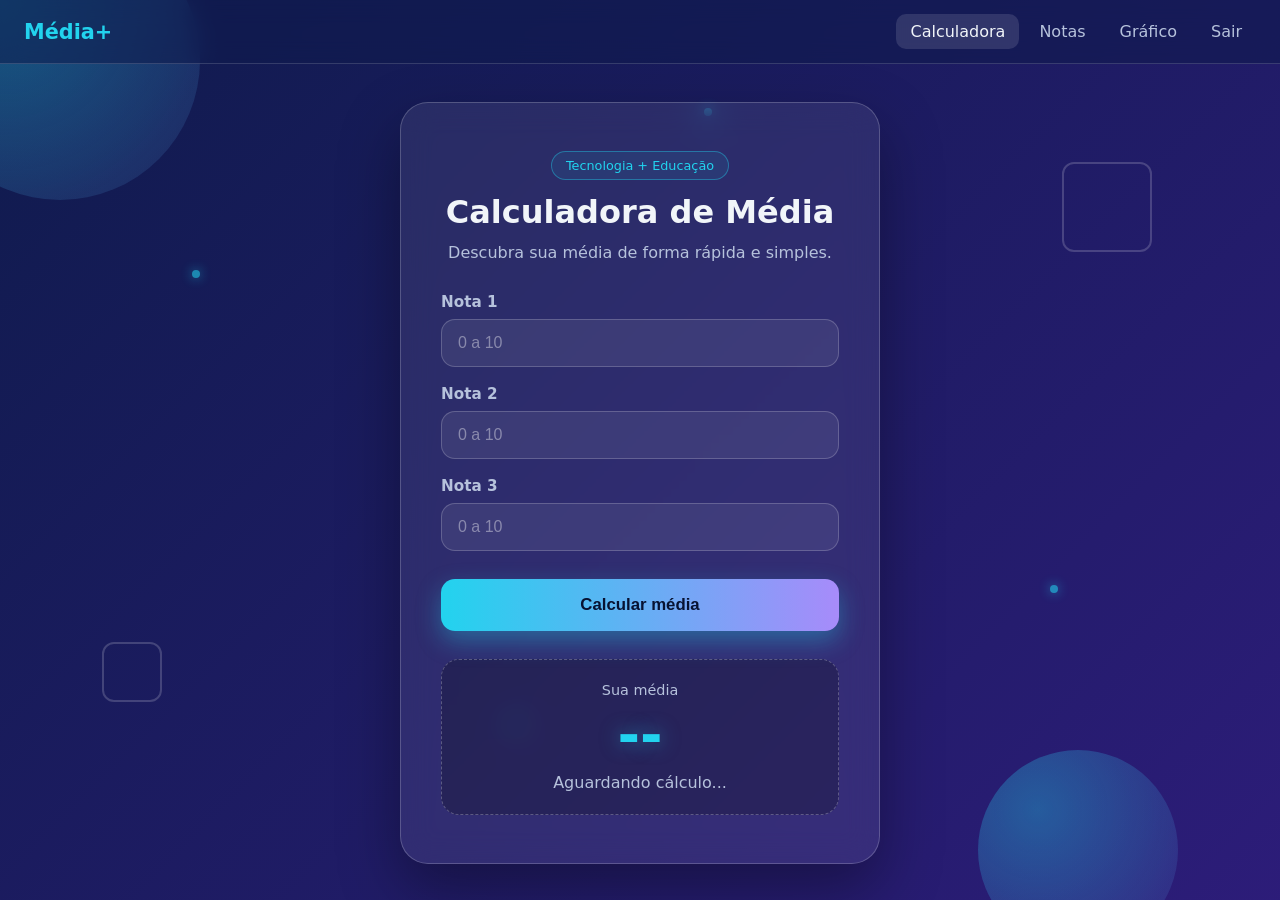
<file: index.html>
<!doctype html>
<html lang="pt-BR">
  <head>
    <meta charset="UTF-8" />
    <meta name="viewport" content="width=device-width, initial-scale=1.0" />
    <title>Calculadora de Média</title>
    <link rel="stylesheet" href="style.css" />
    <link rel="stylesheet" href="paginas.css" />
  </head>
  <body>
    <!-- FUNDO DECORATIVO (só CSS, sem JavaScript) -->
    <div class="fundo" aria-hidden="true">
      <span class="forma circulo circulo-1"></span>
      <span class="forma circulo circulo-2"></span>
      <span class="forma quadrado quadrado-1"></span>
      <span class="forma quadrado quadrado-2"></span>
      <span class="forma particula particula-1"></span>
      <span class="forma particula particula-2"></span>
      <span class="forma particula particula-3"></span>
      <span class="forma particula particula-4"></span>
    </div>

    <nav class="menu">
      <a href="index.html" class="menu-logo">Média+</a>
      <div class="menu-links">
        <a href="index.html" class="ativo">Calculadora</a>
        <a href="notas.html">Notas</a>
        <a href="grafico.html">Gráfico</a>
        <a href="login.html" id="btnSair">Sair</a>
      </div>
    </nav>

    <!-- CONTEÚDO PRINCIPAL -->
    <main class="container">
      <section class="card">
        <header class="cabecalho">
          <span class="selo">Tecnologia + Educação</span>
          <h1 class="titulo">Calculadora de Média</h1>
          <p class="subtitulo">Descubra sua média de forma rápida e simples.</p>
        </header>

        <div class="formulario">
          <div class="campo">
            <label for="nota1">Nota 1</label>
            <input
              type="number"
              id="nota1"
              class="input-nota"
              placeholder="0 a 10"
              min="0"
              max="10"
              step="0.1"
            />
          </div>

          <div class="campo">
            <label for="nota2">Nota 2</label>
            <input
              type="number"
              id="nota2"
              class="input-nota"
              placeholder="0 a 10"
              min="0"
              max="10"
              step="0.1"
            />
          </div>

          <div class="campo">
            <label for="nota3">Nota 3</label>
            <input
              type="number"
              id="nota3"
              class="input-nota"
              placeholder="0 a 10"
              min="0"
              max="10"
              step="0.1"
            />
          </div>

          <button type="button" id="btnCalcular" class="botao">
            Calcular média
          </button>
        </div>

        <!-- RESULTADO -->
        <div id="resultado" class="resultado">
          <span class="resultado-label">Sua média</span>
          <strong id="media" class="resultado-numero">--</strong>
          <span id="situacao" class="resultado-situacao"
            >Aguardando cálculo...</span
          >
        </div>
      </section>
    </main>

    <!-- Seu JavaScript entra aqui depois: -->
    <!-- <script src="js/script.js"></script> -->
  </body>
</html>
</file>
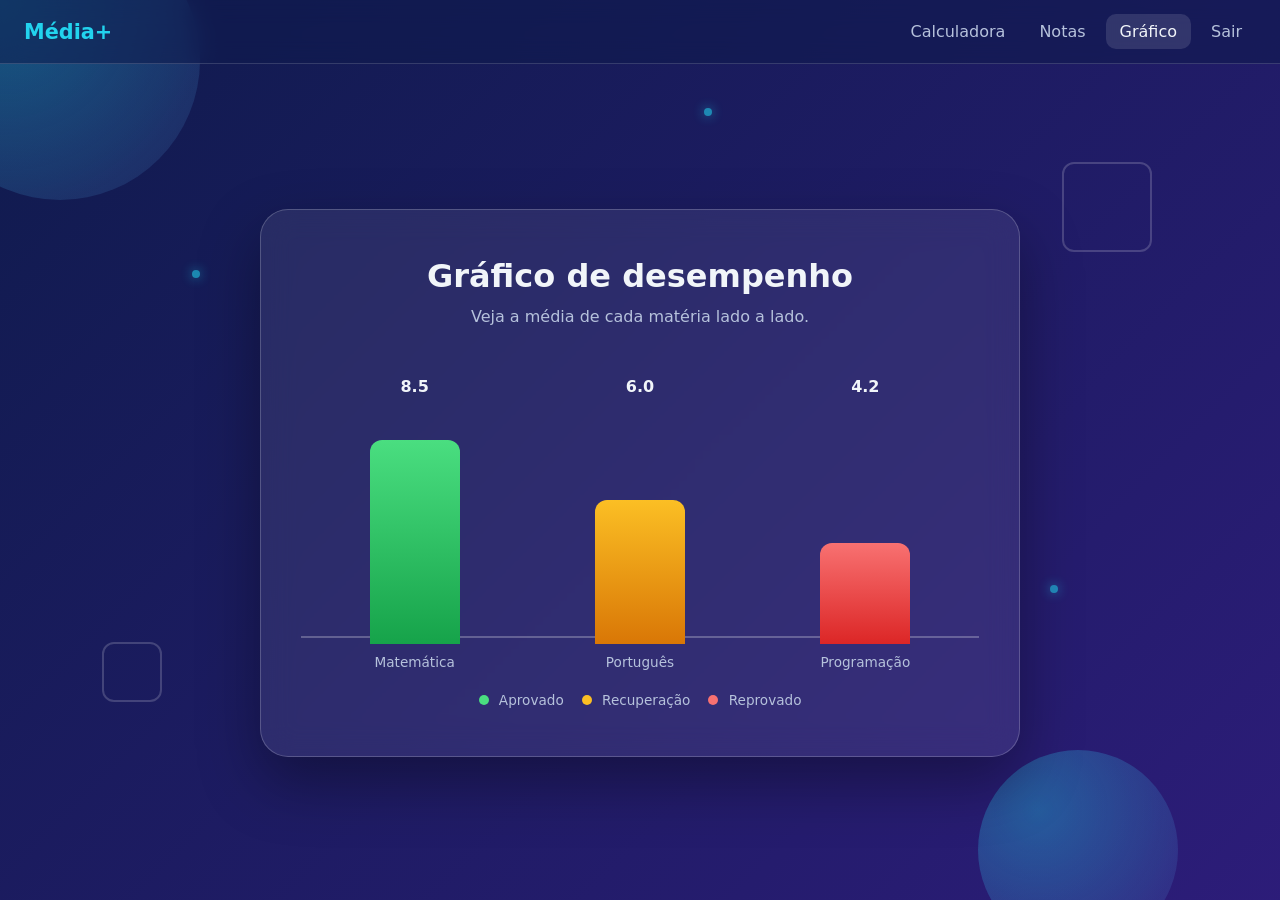
<file: grafico.html>
<!doctype html>
<html lang="pt-BR">
  <head>
    <meta charset="UTF-8" />
    <meta name="viewport" content="width=device-width, initial-scale=1.0" />
    <title>Gráfico - Média+</title>
    <link rel="stylesheet" href="style.css" />
    <link rel="stylesheet" href="paginas.css" />
  </head>
  <body>
    <div class="fundo" aria-hidden="true">
      <span class="forma circulo circulo-1"></span>
      <span class="forma circulo circulo-2"></span>
      <span class="forma quadrado quadrado-1"></span>
      <span class="forma quadrado quadrado-2"></span>
      <span class="forma particula particula-1"></span>
      <span class="forma particula particula-2"></span>
      <span class="forma particula particula-3"></span>
    </div>
    <nav class="menu">
      <a href="index.html" class="menu-logo">Média+</a>
      <div class="menu-links">
        <a href="index.html">Calculadora</a>
        <a href="notas.html">Notas</a>
        <a href="grafico.html" class="ativo">Gráfico</a>
        <a href="login.html" id="btnSair">Sair</a>
      </div>
    </nav>

    <main class="container">
      <section class="card card-largo">
        <header class="cabecalho">
          <h1 class="titulo">Gráfico de desempenho</h1>
          <p class="subtitulo">Veja a média de cada matéria lado a lado.</p>
        </header>

        <!-- A altura de cada barra vem da variável --valor (de 0 a 10).
                 No JS: barra.style.setProperty("--valor", 7.5) -->
        <div id="grafico" class="grafico">
          <div class="coluna">
            <span class="coluna-valor">8.5</span>
            <div class="barra-area">
              <div class="barra aprovado" style="--valor: 8.5"></div>
            </div>
            <span class="coluna-nome">Matemática</span>
          </div>

          <div class="coluna">
            <span class="coluna-valor">6.0</span>
            <div class="barra-area">
              <div class="barra recuperacao" style="--valor: 6"></div>
            </div>
            <span class="coluna-nome">Português</span>
          </div>

          <div class="coluna">
            <span class="coluna-valor">4.2</span>
            <div class="barra-area">
              <div class="barra reprovado" style="--valor: 4.2"></div>
            </div>
            <span class="coluna-nome">Programação</span>
          </div>
        </div>

        <div class="legenda">
          <span><i class="bolinha aprovado"></i> Aprovado</span>
          <span><i class="bolinha recuperacao"></i> Recuperação</span>
          <span><i class="bolinha reprovado"></i> Reprovado</span>
        </div>
      </section>
    </main>
  </body>
</html>
</file>
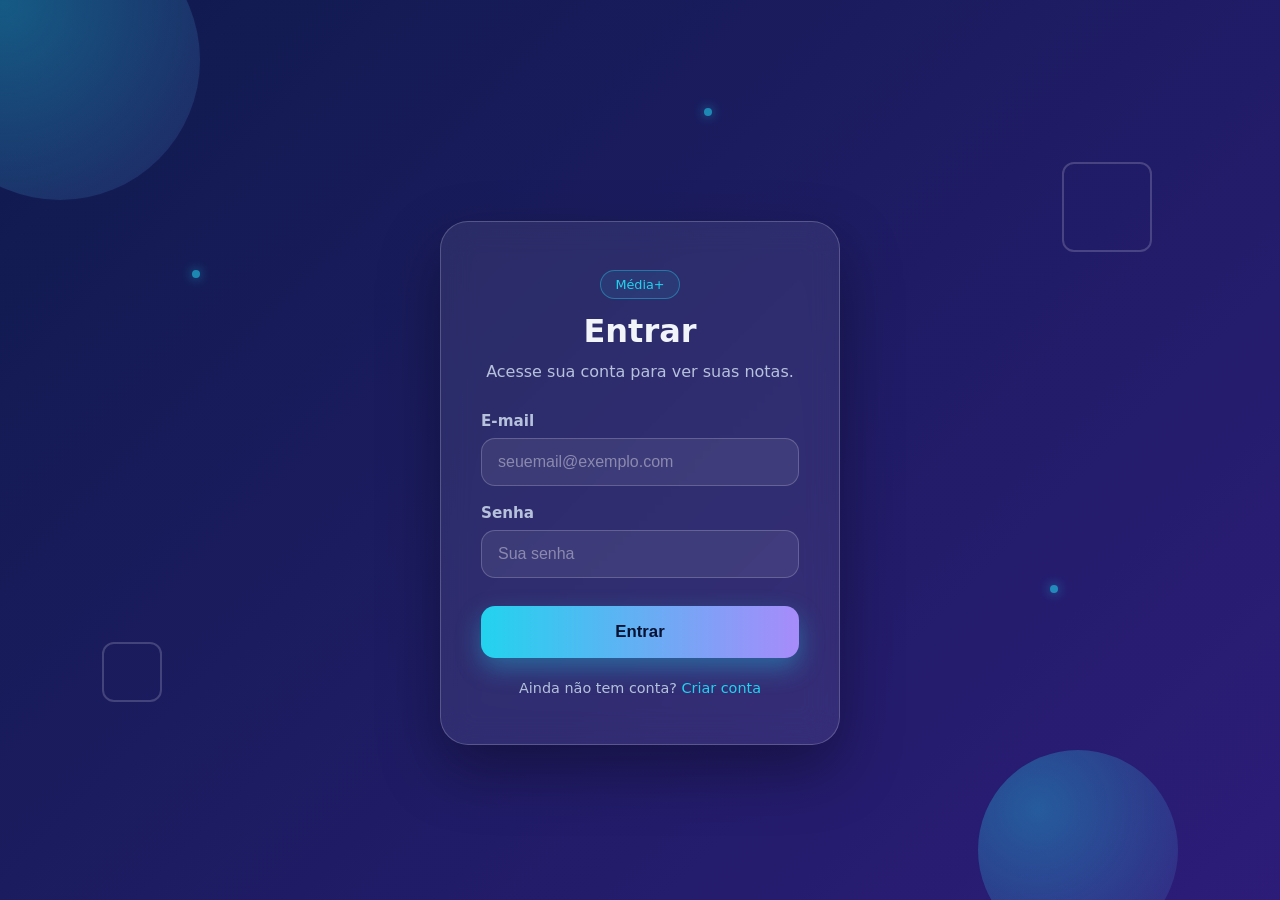
<file: login.html>
<!doctype html>
<html lang="pt-BR">
  <head>
    <meta charset="UTF-8" />
    <meta name="viewport" content="width=device-width, initial-scale=1.0" />
    <title>Login - Média+</title>
    <link rel="stylesheet" href="style.css" />
    <link rel="stylesheet" href="paginas.css" />
  </head>
  <body>
    <div class="fundo" aria-hidden="true">
      <span class="forma circulo circulo-1"></span>
      <span class="forma circulo circulo-2"></span>
      <span class="forma quadrado quadrado-1"></span>
      <span class="forma quadrado quadrado-2"></span>
      <span class="forma particula particula-1"></span>
      <span class="forma particula particula-2"></span>
      <span class="forma particula particula-3"></span>
    </div>

    <main class="container">
      <section class="card card-login">
        <header class="cabecalho">
          <span class="selo">Média+</span>
          <h1 class="titulo">Entrar</h1>
          <p class="subtitulo">Acesse sua conta para ver suas notas.</p>
        </header>

        <div class="formulario">
          <div class="campo">
            <label for="email">E-mail</label>
            <input
              type="email"
              id="email"
              class="input-nota"
              placeholder="seuemail@exemplo.com"
            />
          </div>

          <div class="campo">
            <label for="senha">Senha</label>
            <input
              type="password"
              id="senha"
              class="input-nota"
              placeholder="Sua senha"
            />
          </div>

          <p id="mensagemErro" class="mensagem-erro">
            E-mail ou senha incorretos.
          </p>
          <a href="index.html">
            <button type="button" class="botao">Entrar</button>
          </a>
        </div>

        <p class="link-rodape">
          Ainda não tem conta? <a href="#" id="linkCadastro">Criar conta</a>
        </p>
      </section>
    </main>
  </body>
</html>
</file>
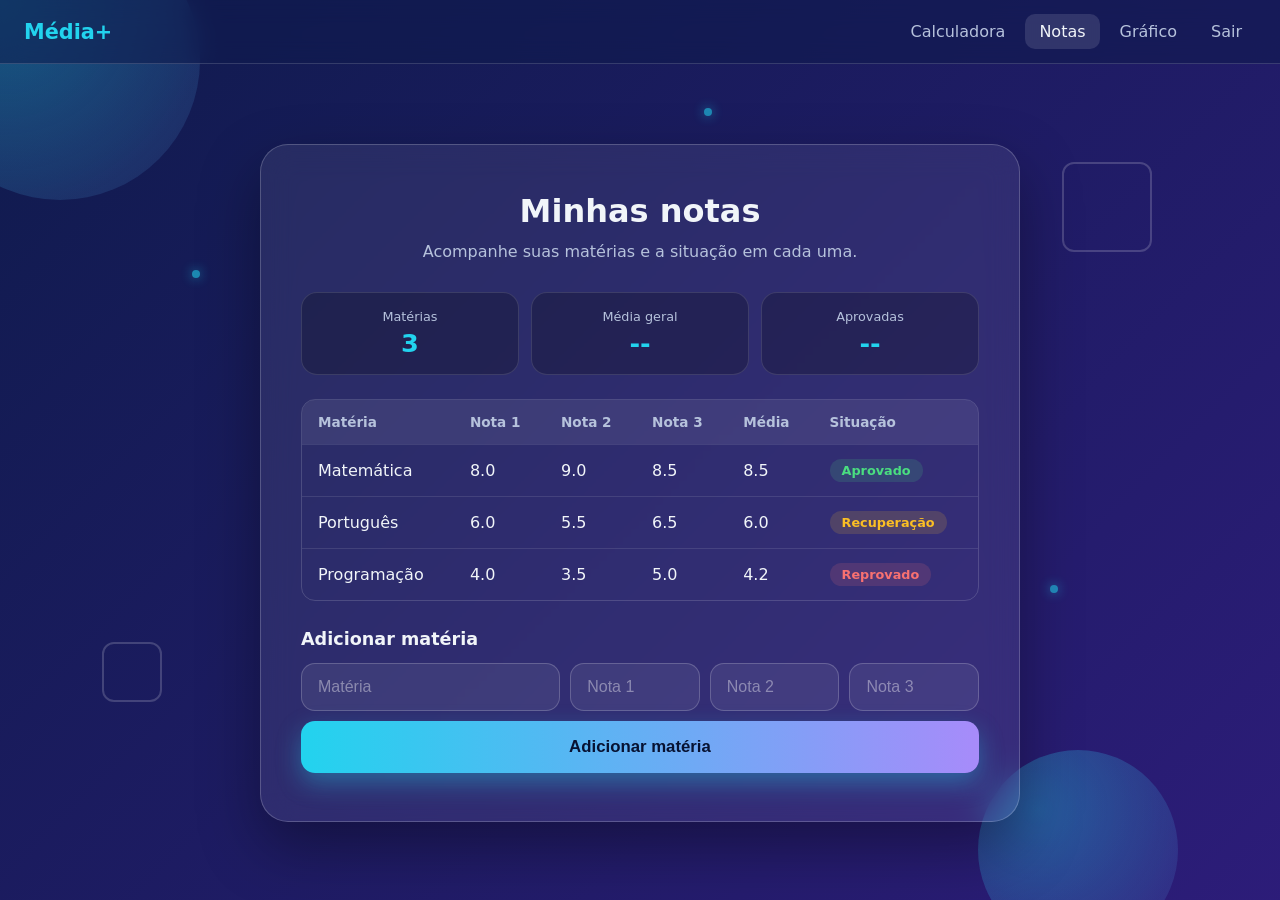
<file: notas.html>
<!doctype html>
<html lang="pt-BR">
  <head>
    <meta charset="UTF-8" />
    <meta name="viewport" content="width=device-width, initial-scale=1.0" />
    <title>Notas - Média+</title>
    <link rel="stylesheet" href="style.css" />
    <link rel="stylesheet" href="paginas.css" />
  </head>
  <body>
    <div class="fundo" aria-hidden="true">
      <span class="forma circulo circulo-1"></span>
      <span class="forma circulo circulo-2"></span>
      <span class="forma quadrado quadrado-1"></span>
      <span class="forma quadrado quadrado-2"></span>
      <span class="forma particula particula-1"></span>
      <span class="forma particula particula-2"></span>
      <span class="forma particula particula-3"></span>
    </div>
    <nav class="menu">
      <a href="index.html" class="menu-logo">Média+</a>
      <div class="menu-links">
        <a href="index.html">Calculadora</a>
        <a href="notas.html" class="ativo">Notas</a>
        <a href="grafico.html">Gráfico</a>
        <a href="login.html" id="btnSair">Sair</a>
      </div>
    </nav>

    <main class="container">
      <section class="card card-largo">
        <header class="cabecalho">
          <h1 class="titulo">Minhas notas</h1>
          <p class="subtitulo">
            Acompanhe suas matérias e a situação em cada uma.
          </p>
        </header>

        <!-- Resumo -->
        <div class="resumo">
          <div class="resumo-item">
            <span class="resumo-label">Matérias</span>
            <strong id="totalMaterias">3</strong>
          </div>
          <div class="resumo-item">
            <span class="resumo-label">Média geral</span>
            <strong id="mediaGeral">--</strong>
          </div>
          <div class="resumo-item">
            <span class="resumo-label">Aprovadas</span>
            <strong id="totalAprovadas">--</strong>
          </div>
        </div>

        <!-- Tabela (role para o lado no celular) -->
        <div class="tabela-wrapper">
          <table class="tabela">
            <thead>
              <tr>
                <th>Matéria</th>
                <th>Nota 1</th>
                <th>Nota 2</th>
                <th>Nota 3</th>
                <th>Média</th>
                <th>Situação</th>
              </tr>
            </thead>
            <!-- Seu JS pode criar as linhas aqui dentro -->
            <tbody id="tabelaNotas">
              <tr>
                <td>Matemática</td>
                <td>8.0</td>
                <td>9.0</td>
                <td>8.5</td>
                <td>8.5</td>
                <td><span class="tag aprovado">Aprovado</span></td>
              </tr>
              <tr>
                <td>Português</td>
                <td>6.0</td>
                <td>5.5</td>
                <td>6.5</td>
                <td>6.0</td>
                <td><span class="tag recuperacao">Recuperação</span></td>
              </tr>
              <tr>
                <td>Programação</td>
                <td>4.0</td>
                <td>3.5</td>
                <td>5.0</td>
                <td>4.2</td>
                <td><span class="tag reprovado">Reprovado</span></td>
              </tr>
            </tbody>
          </table>
        </div>

        <!-- Adicionar matéria -->
        <h2 class="subtitulo-secao">Adicionar matéria</h2>
        <div class="form-linha">
          <input
            type="text"
            id="novaMateria"
            class="input-nota"
            placeholder="Matéria"
          />
          <input
            type="number"
            id="novaNota1"
            class="input-nota"
            placeholder="Nota 1"
            min="0"
            max="10"
            step="0.1"
          />
          <input
            type="number"
            id="novaNota2"
            class="input-nota"
            placeholder="Nota 2"
            min="0"
            max="10"
            step="0.1"
          />
          <input
            type="number"
            id="novaNota3"
            class="input-nota"
            placeholder="Nota 3"
            min="0"
            max="10"
            step="0.1"
          />
        </div>
        <button type="button" id="btnAdicionar" class="botao">
          Adicionar matéria
        </button>
      </section>
    </main>
  </body>
</html>
</file>
<file: style.css>
/* =====================================================
   CALCULADORA DE MÉDIA - style.css
   Organização:
   1. Variáveis (cores)   2. Reset e corpo
   3. Fundo animado       4. Card
   5. Inputs              6. Botão
   7. Resultado           8. Responsividade
   ===================================================== */

/* 1. VARIÁVEIS: mude as cores aqui e o site inteiro muda */
:root {
    --fundo-1: #0f1b4d;
    --fundo-2: #3b1d8f;
    --fundo-3: #0e7490;
    --destaque: #22d3ee;
    --destaque-2: #a78bfa;
    --texto: #f1f5f9;
    --texto-suave: #b6c2dc;
}

/* 2. RESET E CORPO */
* {
    margin: 0;
    padding: 0;
    box-sizing: border-box;
}

body {
    min-height: 100vh;
    font-family: "Segoe UI", system-ui, -apple-system, Arial, sans-serif;
    color: var(--texto);
    background: linear-gradient(135deg, var(--fundo-1), var(--fundo-2), var(--fundo-3));
    background-size: 300% 300%;
    animation: gradienteMovendo 18s ease infinite;
    overflow-x: hidden;
}

/* 3. FUNDO ANIMADO */
.fundo {
    position: fixed;
    inset: 0;
    z-index: 0;
    overflow: hidden;
    pointer-events: none;
}

.forma {
    position: absolute;
    display: block;
}

.circulo {
    border-radius: 50%;
    background: radial-gradient(circle at 30% 30%, rgba(34, 211, 238, 0.35), rgba(167, 139, 250, 0.08));
}
.circulo-1 { width: 280px; height: 280px; top: -80px; left: -80px; animation: flutuar 12s ease-in-out infinite; }
.circulo-2 { width: 200px; height: 200px; bottom: -50px; right: 8%; animation: flutuar 15s ease-in-out infinite reverse; }

.quadrado {
    border: 2px solid rgba(255, 255, 255, 0.18);
    border-radius: 12px;
}
.quadrado-1 { width: 90px; height: 90px; top: 18%; right: 10%; animation: girar 25s linear infinite; }
.quadrado-2 { width: 60px; height: 60px; bottom: 22%; left: 8%; animation: girar 20s linear infinite reverse; }

.particula {
    width: 8px;
    height: 8px;
    border-radius: 50%;
    background: var(--destaque);
    box-shadow: 0 0 12px var(--destaque);
    opacity: 0.6;
}
.particula-1 { top: 30%; left: 15%; animation: flutuar 7s ease-in-out infinite; }
.particula-2 { top: 65%; left: 82%; animation: flutuar 9s ease-in-out infinite 1s; }
.particula-3 { top: 12%; left: 55%; animation: flutuar 8s ease-in-out infinite 2s; }
.particula-4 { top: 80%; left: 40%; animation: flutuar 10s ease-in-out infinite 0.5s; }

/* 4. CARD (glassmorphism discreto) */
.container {
    position: relative;
    z-index: 1;
    min-height: 100vh;
    display: flex;
    align-items: center;
    justify-content: center;
    padding: 24px 16px;
}

.card {
    width: 100%;
    max-width: 440px;
    padding: 40px 32px;
    border-radius: 28px;
    background: rgba(255, 255, 255, 0.08);
    border: 1px solid rgba(255, 255, 255, 0.2);
    backdrop-filter: blur(16px);
    -webkit-backdrop-filter: blur(16px);
    box-shadow: 0 25px 60px rgba(0, 0, 0, 0.35);
    animation: aparecer 0.9s ease-out both;
}

.cabecalho {
    text-align: center;
    margin-bottom: 28px;
}

.selo {
    display: inline-block;
    padding: 6px 14px;
    margin-bottom: 14px;
    font-size: 0.8rem;
    color: var(--destaque);
    border: 1px solid rgba(34, 211, 238, 0.4);
    border-radius: 999px;
    background: rgba(34, 211, 238, 0.08);
}

.titulo {
    font-size: 2rem;
    line-height: 1.15;
    margin-bottom: 10px;
}

.subtitulo {
    color: var(--texto-suave);
    line-height: 1.5;
}

/* 5. INPUTS */
.campo {
    margin-bottom: 18px;
}

.campo label {
    display: block;
    margin-bottom: 8px;
    font-size: 0.95rem;
    font-weight: 600;
    color: var(--texto-suave);
}

.input-nota {
    width: 100%;
    padding: 14px 16px;
    font-size: 1rem;
    color: var(--texto);
    background: rgba(255, 255, 255, 0.07);
    border: 1.5px solid rgba(255, 255, 255, 0.2);
    border-radius: 14px;
    outline: none;
    transition: border-color 0.3s, box-shadow 0.3s, background 0.3s, transform 0.3s;
}

.input-nota::placeholder {
    color: rgba(255, 255, 255, 0.4);
}

.input-nota:hover {
    border-color: rgba(34, 211, 238, 0.6);
}

/* Quando o usuário clica no input */
.input-nota:focus {
    border-color: var(--destaque);
    background: rgba(255, 255, 255, 0.12);
    box-shadow: 0 0 0 4px rgba(34, 211, 238, 0.18), 0 0 20px rgba(34, 211, 238, 0.3);
    transform: translateY(-2px);
    animation: brilhoInput 1.8s ease-in-out infinite;
}

/* 6. BOTÃO */
.botao {
    position: relative;
    overflow: hidden;
    width: 100%;
    margin-top: 10px;
    padding: 16px;
    font-size: 1.05rem;
    font-weight: 700;
    color: #071232;
    cursor: pointer;
    border: none;
    border-radius: 14px;
    background: linear-gradient(90deg, var(--destaque), var(--destaque-2));
    box-shadow: 0 10px 25px rgba(34, 211, 238, 0.35);
    transition: transform 0.3s, box-shadow 0.3s;
}

/* Faixa de brilho que passa pelo botão */
.botao::after {
    content: "";
    position: absolute;
    top: 0;
    left: -80%;
    width: 50%;
    height: 100%;
    background: linear-gradient(120deg, transparent, rgba(255, 255, 255, 0.6), transparent);
    transform: skewX(-20deg);
}

.botao:hover {
    transform: translateY(-4px);
    box-shadow: 0 16px 35px rgba(167, 139, 250, 0.5);
}

.botao:hover::after {
    animation: brilhoBotao 0.9s ease;
}

/* Feedback ao clicar */
.botao:active {
    transform: translateY(0) scale(0.97);
    box-shadow: 0 5px 12px rgba(34, 211, 238, 0.3);
}

/* 7. RESULTADO */
.resultado {
    margin-top: 28px;
    padding: 22px;
    text-align: center;
    border-radius: 18px;
    background: rgba(0, 0, 0, 0.22);
    border: 1px dashed rgba(255, 255, 255, 0.25);
}

.resultado-label {
    display: block;
    font-size: 0.9rem;
    color: var(--texto-suave);
}

.resultado-numero {
    display: block;
    margin: 6px 0;
    font-size: 3.4rem;
    color: var(--destaque);
    text-shadow: 0 0 20px rgba(34, 211, 238, 0.5);
}

.resultado-situacao {
    display: block;
    font-size: 1rem;
    color: var(--texto-suave);
}

/* CLASSES PARA VOCÊ USAR NO JS (classList.add):
   .mostrar  -> anima o resultado quando a média aparecer
   .aprovado / .recuperacao / .reprovado -> mudam a cor do número */
.resultado.mostrar .resultado-numero {
    animation: pulsar 0.6s ease;
}
.resultado.aprovado .resultado-numero { color: #4ade80; text-shadow: 0 0 20px rgba(74, 222, 128, 0.5); }
.resultado.recuperacao .resultado-numero { color: #fbbf24; text-shadow: 0 0 20px rgba(251, 191, 36, 0.5); }
.resultado.reprovado .resultado-numero { color: #f87171; text-shadow: 0 0 20px rgba(248, 113, 113, 0.5); }

/* ANIMAÇÕES (@keyframes) */

/* Card entrando na tela */
@keyframes aparecer {
    from { opacity: 0; transform: translateY(30px); }
    to   { opacity: 1; transform: translateY(0); }
}

/* Fundo com gradiente deslizando */
@keyframes gradienteMovendo {
    0%   { background-position: 0% 50%; }
    50%  { background-position: 100% 50%; }
    100% { background-position: 0% 50%; }
}

/* Formas subindo e descendo devagar */
@keyframes flutuar {
    0%, 100% { transform: translateY(0) translateX(0); }
    50%      { transform: translateY(-30px) translateX(15px); }
}

/* Quadrados girando */
@keyframes girar {
    from { transform: rotate(0deg); }
    to   { transform: rotate(360deg); }
}

/* Input focado "respirando" */
@keyframes brilhoInput {
    0%, 100% { box-shadow: 0 0 0 4px rgba(34, 211, 238, 0.18), 0 0 14px rgba(34, 211, 238, 0.25); }
    50%      { box-shadow: 0 0 0 4px rgba(34, 211, 238, 0.3), 0 0 26px rgba(34, 211, 238, 0.5); }
}

/* Brilho atravessando o botão */
@keyframes brilhoBotao {
    from { left: -80%; }
    to   { left: 130%; }
}

/* Número do resultado "estourando" */
@keyframes pulsar {
    0%   { transform: scale(0.6); opacity: 0; }
    60%  { transform: scale(1.2); opacity: 1; }
    100% { transform: scale(1); }
}

/* 8. RESPONSIVIDADE */

/* Tablet */
@media (max-width: 768px) {
    .card { max-width: 480px; }
}

/* Celular */
@media (max-width: 480px) {
    .container { padding: 16px 12px; }
    .card { padding: 28px 20px; border-radius: 22px; }
    .titulo { font-size: 1.6rem; }
    .input-nota { padding: 15px; font-size: 16px; } /* 16px evita zoom no iPhone */
    .botao { padding: 18px; }
    .resultado-numero { font-size: 2.8rem; }
    .circulo-1 { width: 180px; height: 180px; }
    .quadrado-1 { display: none; }
}

/* Telas grandes */
@media (min-width: 1200px) {
    .card { max-width: 480px; padding: 48px 40px; }
}

/* Respeita quem prefere menos movimento */
@media (prefers-reduced-motion: reduce) {
    *, *::before, *::after { animation: none !important; transition: none !important; }
}
</file>
<file: paginas.css>
/* =====================================================
   paginas.css - estilos das páginas novas
   (menu, login, notas e gráfico)
   Carregue DEPOIS do style.css. Usa as mesmas variáveis.
   ===================================================== */

/* MENU FIXO NO TOPO */
.menu {
    position: fixed;
    top: 0;
    left: 0;
    right: 0;
    z-index: 10;
    display: flex;
    align-items: center;
    justify-content: space-between;
    padding: 14px 24px;
    background: rgba(15, 27, 77, 0.55);
    backdrop-filter: blur(12px);
    -webkit-backdrop-filter: blur(12px);
    border-bottom: 1px solid rgba(255, 255, 255, 0.15);
    animation: descer 0.6s ease-out both;
}

.menu-logo {
    font-size: 1.3rem;
    font-weight: 800;
    color: var(--destaque);
    text-decoration: none;
}

.menu-links {
    display: flex;
    gap: 6px;
}

.menu-links a {
    padding: 8px 14px;
    color: var(--texto-suave);
    text-decoration: none;
    border-radius: 10px;
    transition: background 0.3s, color 0.3s;
}

.menu-links a:hover,
.menu-links a.ativo {
    color: var(--texto);
    background: rgba(255, 255, 255, 0.12);
}

/* Espaço para o menu fixo não cobrir o card */
.container {
    padding-top: 90px;
}

/* Cards maiores (notas e gráfico) */
.card-largo {
    max-width: 760px;
}

/* ---------- LOGIN ---------- */
.card-login {
    max-width: 400px;
}

.mensagem-erro {
    display: none;
    margin-bottom: 12px;
    padding: 10px 14px;
    font-size: 0.9rem;
    color: #fecaca;
    background: rgba(248, 113, 113, 0.15);
    border: 1px solid rgba(248, 113, 113, 0.5);
    border-radius: 10px;
}

/* Seu JS adiciona a classe "mostrar" para exibir o erro */
.mensagem-erro.mostrar {
    display: block;
    animation: tremer 0.4s ease;
}

.link-rodape {
    margin-top: 22px;
    text-align: center;
    font-size: 0.9rem;
    color: var(--texto-suave);
}

.link-rodape a {
    color: var(--destaque);
    text-decoration: none;
}

.link-rodape a:hover {
    text-decoration: underline;
}

/* ---------- NOTAS ---------- */
.resumo {
    display: grid;
    grid-template-columns: repeat(3, 1fr);
    gap: 12px;
    margin-bottom: 24px;
}

.resumo-item {
    padding: 16px 10px;
    text-align: center;
    border-radius: 16px;
    background: rgba(0, 0, 0, 0.22);
    border: 1px solid rgba(255, 255, 255, 0.12);
}

.resumo-label {
    display: block;
    margin-bottom: 4px;
    font-size: 0.8rem;
    color: var(--texto-suave);
}

.resumo-item strong {
    font-size: 1.6rem;
    color: var(--destaque);
}

/* A tabela rola de lado se a tela for pequena */
.tabela-wrapper {
    overflow-x: auto;
    margin-bottom: 28px;
    border-radius: 14px;
    border: 1px solid rgba(255, 255, 255, 0.15);
}

.tabela {
    width: 100%;
    min-width: 560px;
    border-collapse: collapse;
    text-align: left;
}

.tabela th,
.tabela td {
    padding: 14px 16px;
}

.tabela th {
    font-size: 0.85rem;
    color: var(--texto-suave);
    background: rgba(255, 255, 255, 0.08);
}

.tabela tbody tr {
    border-top: 1px solid rgba(255, 255, 255, 0.1);
    transition: background 0.3s;
}

.tabela tbody tr:hover {
    background: rgba(255, 255, 255, 0.07);
}

/* Etiqueta de situação */
.tag {
    display: inline-block;
    padding: 4px 12px;
    font-size: 0.8rem;
    font-weight: 600;
    border-radius: 999px;
}

.tag.aprovado    { color: #4ade80; background: rgba(74, 222, 128, 0.15); }
.tag.recuperacao { color: #fbbf24; background: rgba(251, 191, 36, 0.15); }
.tag.reprovado   { color: #f87171; background: rgba(248, 113, 113, 0.15); }

.subtitulo-secao {
    margin-bottom: 14px;
    font-size: 1.1rem;
}

.form-linha {
    display: grid;
    grid-template-columns: 2fr 1fr 1fr 1fr;
    gap: 10px;
}

/* ---------- GRÁFICO ---------- */
.grafico {
    display: flex;
    align-items: flex-end;
    gap: 18px;
    padding: 20px 10px 0;
    border-bottom: 2px solid rgba(255, 255, 255, 0.25);
}

.coluna {
    flex: 1;
    display: flex;
    flex-direction: column;
    align-items: center;
    min-width: 0;
}

.coluna-valor {
    margin-bottom: 8px;
    font-weight: 700;
}

/* Área de altura fixa: a barra ocupa uma porcentagem dela */
.barra-area {
    display: flex;
    align-items: flex-end;
    width: 100%;
    max-width: 90px;
    height: 240px;
}

.barra {
    width: 100%;
    /* --valor vai de 0 a 10. Ex: 8.5 -> 85% da altura */
    height: calc(var(--valor) * 10%);
    border-radius: 12px 12px 0 0;
    background: linear-gradient(180deg, var(--destaque), var(--destaque-2));
    transform-origin: bottom;
    animation: crescer 1s ease-out both;
    transition: height 0.6s ease, filter 0.3s;
}

.barra:hover {
    filter: brightness(1.25);
}

.barra.aprovado    { background: linear-gradient(180deg, #4ade80, #16a34a); }
.barra.recuperacao { background: linear-gradient(180deg, #fbbf24, #d97706); }
.barra.reprovado   { background: linear-gradient(180deg, #f87171, #dc2626); }

.coluna-nome {
    margin: 10px 0 -34px;
    font-size: 0.85rem;
    color: var(--texto-suave);
    text-align: center;
    overflow-wrap: anywhere;
}

.legenda {
    display: flex;
    justify-content: center;
    flex-wrap: wrap;
    gap: 18px;
    margin-top: 54px;
    font-size: 0.85rem;
    color: var(--texto-suave);
}

.bolinha {
    display: inline-block;
    width: 10px;
    height: 10px;
    margin-right: 6px;
    border-radius: 50%;
}

.bolinha.aprovado    { background: #4ade80; }
.bolinha.recuperacao { background: #fbbf24; }
.bolinha.reprovado   { background: #f87171; }

/* ---------- ANIMAÇÕES NOVAS ---------- */

/* Menu descendo do topo */
@keyframes descer {
    from { opacity: 0; transform: translateY(-100%); }
    to   { opacity: 1; transform: translateY(0); }
}

/* Mensagem de erro balançando */
@keyframes tremer {
    0%, 100% { transform: translateX(0); }
    25%      { transform: translateX(-8px); }
    75%      { transform: translateX(8px); }
}

/* Barras crescendo de baixo para cima */
@keyframes crescer {
    from { transform: scaleY(0); }
    to   { transform: scaleY(1); }
}

/* ---------- RESPONSIVIDADE ---------- */
@media (max-width: 600px) {
    .menu { padding: 10px 12px; }
    .menu-logo { display: none; }
    .menu-links { width: 100%; justify-content: space-between; }
    .menu-links a { padding: 8px 10px; font-size: 0.9rem; }
    .container { padding-top: 80px; }
    .form-linha { grid-template-columns: 1fr 1fr; }
    .form-linha #novaMateria { grid-column: 1 / -1; }
    .grafico { gap: 8px; padding: 20px 0 0; }
    .barra-area { height: 180px; }
    .resumo-item strong { font-size: 1.3rem; }
}
</file>
